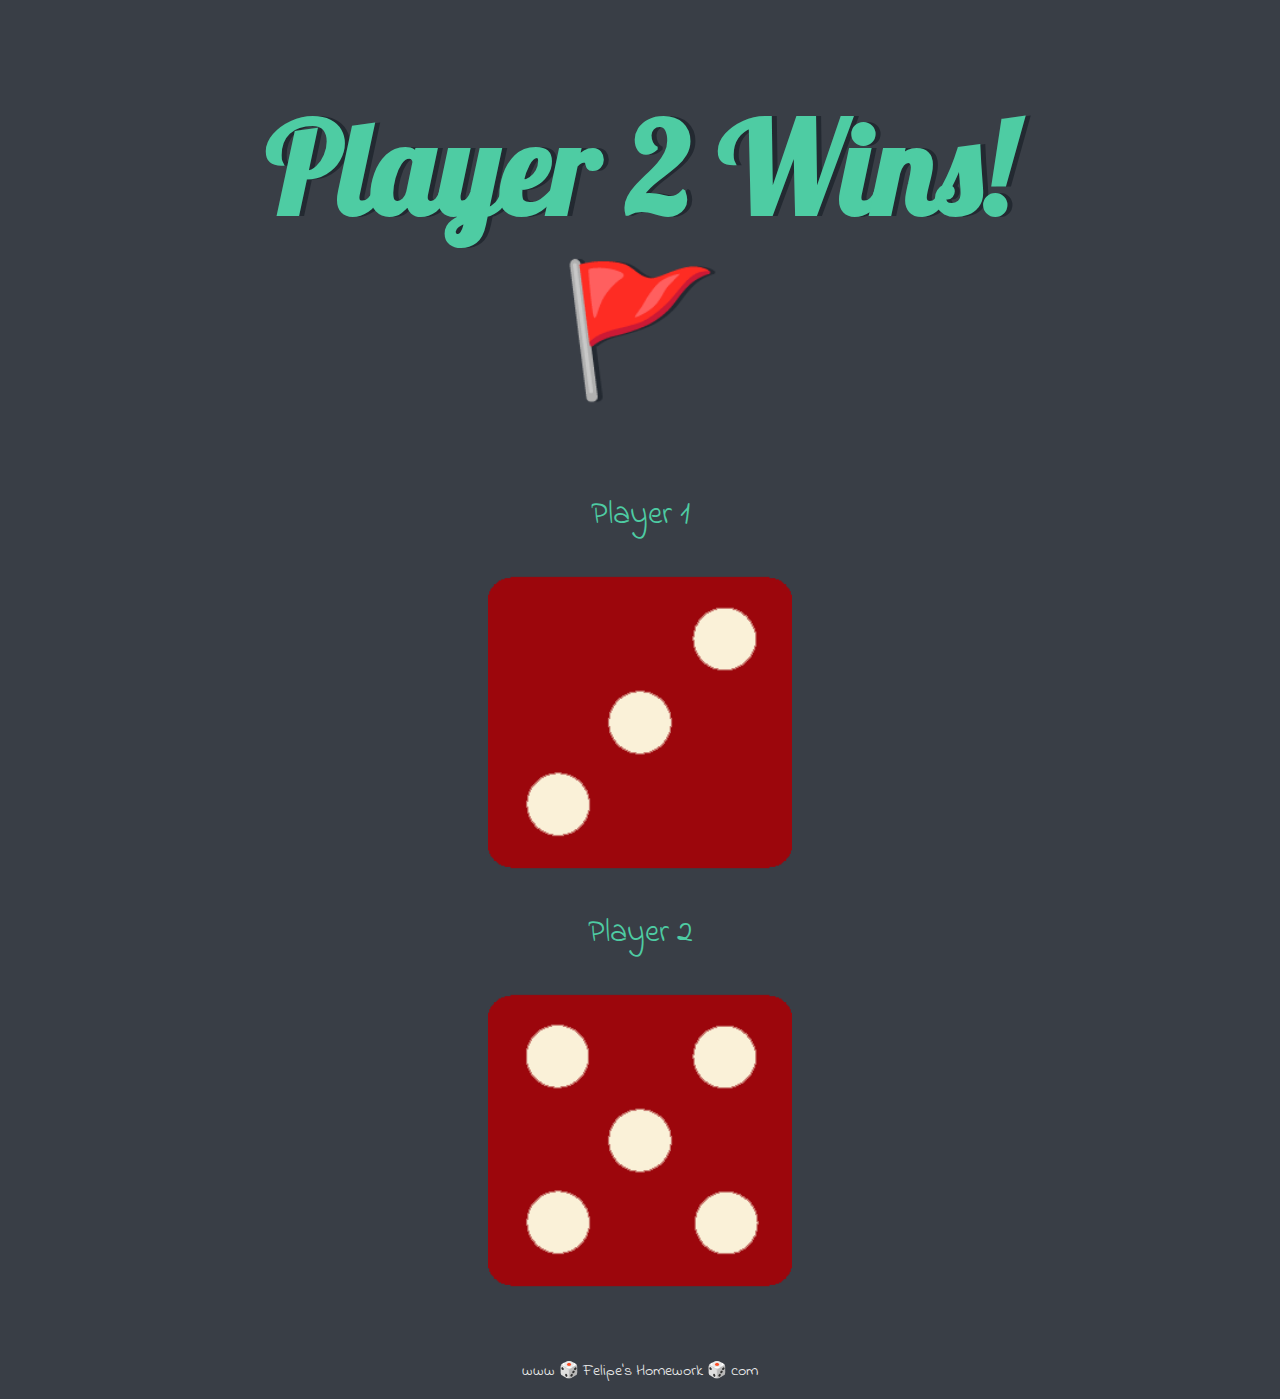
<file: Boss Level Challenge 1/index.html>
<!DOCTYPE html>
<html lang="en">
    <head>
        <meta charset="UTF-8">
        <meta http-equiv="X-UA-Compatible" content="IE=edge">
        <meta name="viewport" content="width=device-width, initial-scale=1.0">
        <link href="https://cdn.jsdelivr.net/npm/bootstrap@5.1.3/dist/css/bootstrap.min.css" rel="stylesheet" integrity="sha384-1BmE4kWBq78iYhFldvKuhfTAU6auU8tT94WrHftjDbrCEXSU1oBoqyl2QvZ6jIW3" crossorigin="anonymous">

        <link rel="stylesheet" href="style.css">
        <title>Dicee</title>
    </head>
    <body>
        <section id="title">

            <h1 class="result"></h1>

        </section>

        <section id="main">

            <div class="row">
                <div class="col-lg-6 col-sm-12">
                    <p>Player 1</p>
                    <img src="" alt="dice-player1">
                </div>

                <div class="col-lg-6 col-sm-12">
                    <p>Player 2</p>
                    <img src="" alt="dice-player2">
                </div>
            </div>

        </section>

        <section id="footer">
            <p>www 🎲 Felipe's Homework 🎲 com</p>
        </section>

        <script src="index.js"></script>
    </body>
</html>
</file>
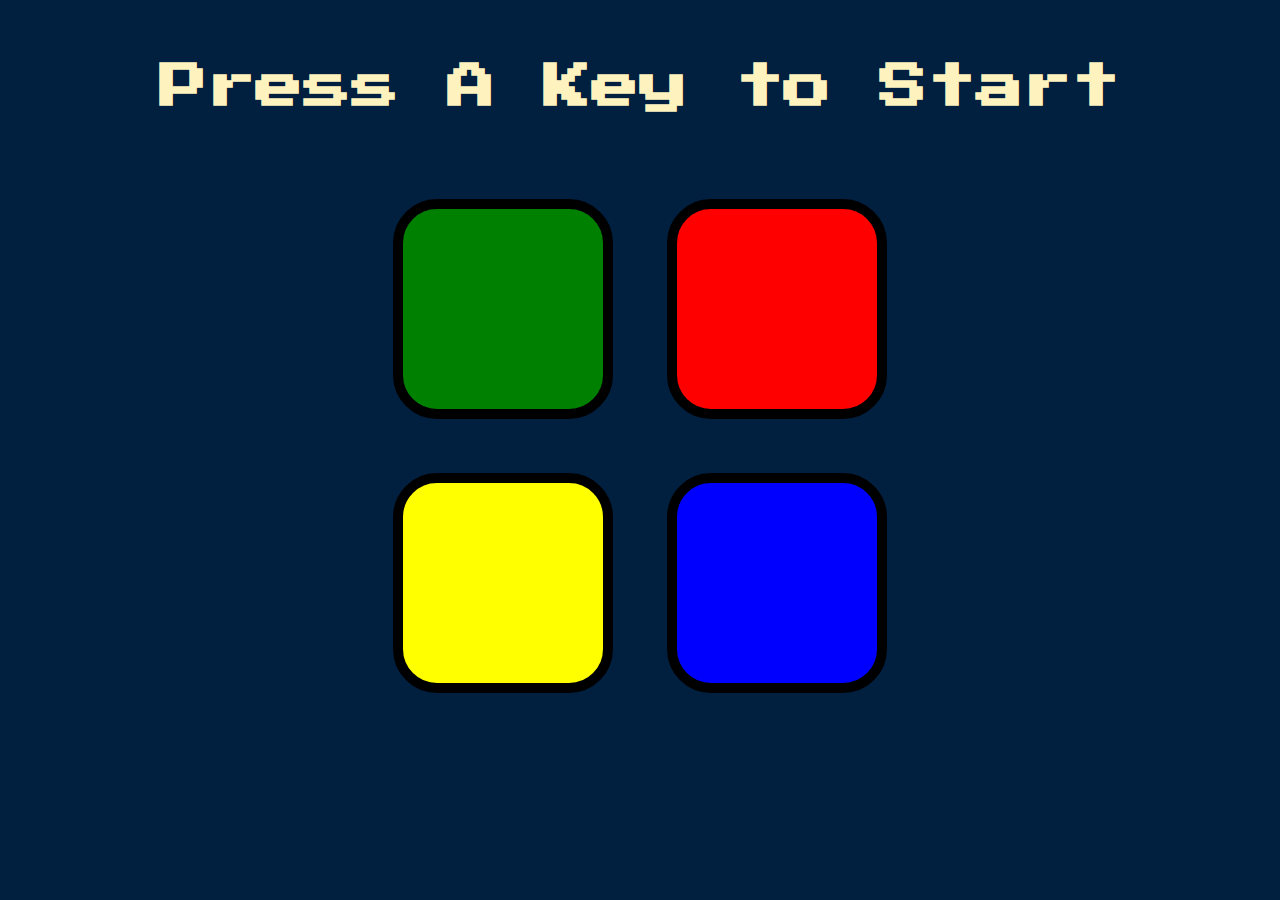
<file: Boss Level Challenge 2/index.html>
<!DOCTYPE html>
<html lang="en" dir="ltr">

<head>
  <meta charset="utf-8">
  <title>Simon</title>
  <link rel="stylesheet" href="styles.css">
  <link href="https://fonts.googleapis.com/css?family=Press+Start+2P" rel="stylesheet">
</head>

<body>
  <h1 id="level-title">Press A Key to Start</h1>
  <div class="container">
    <div lass="row">

      <div type="button" id="green" class="btn green">

      </div>

      <div type="button" id="red" class="btn red">

      </div>
    </div>

    <div class="row">

      <div type="button" id="yellow" class="btn yellow">

      </div>
      <div type="button" id="blue" class="btn blue">

      </div>

    </div>

  </div>


  <script src="https://ajax.googleapis.com/ajax/libs/jquery/3.6.0/jquery.min.js"></script>
  <script src="game.js"></script>
</body>

</html>
</file>
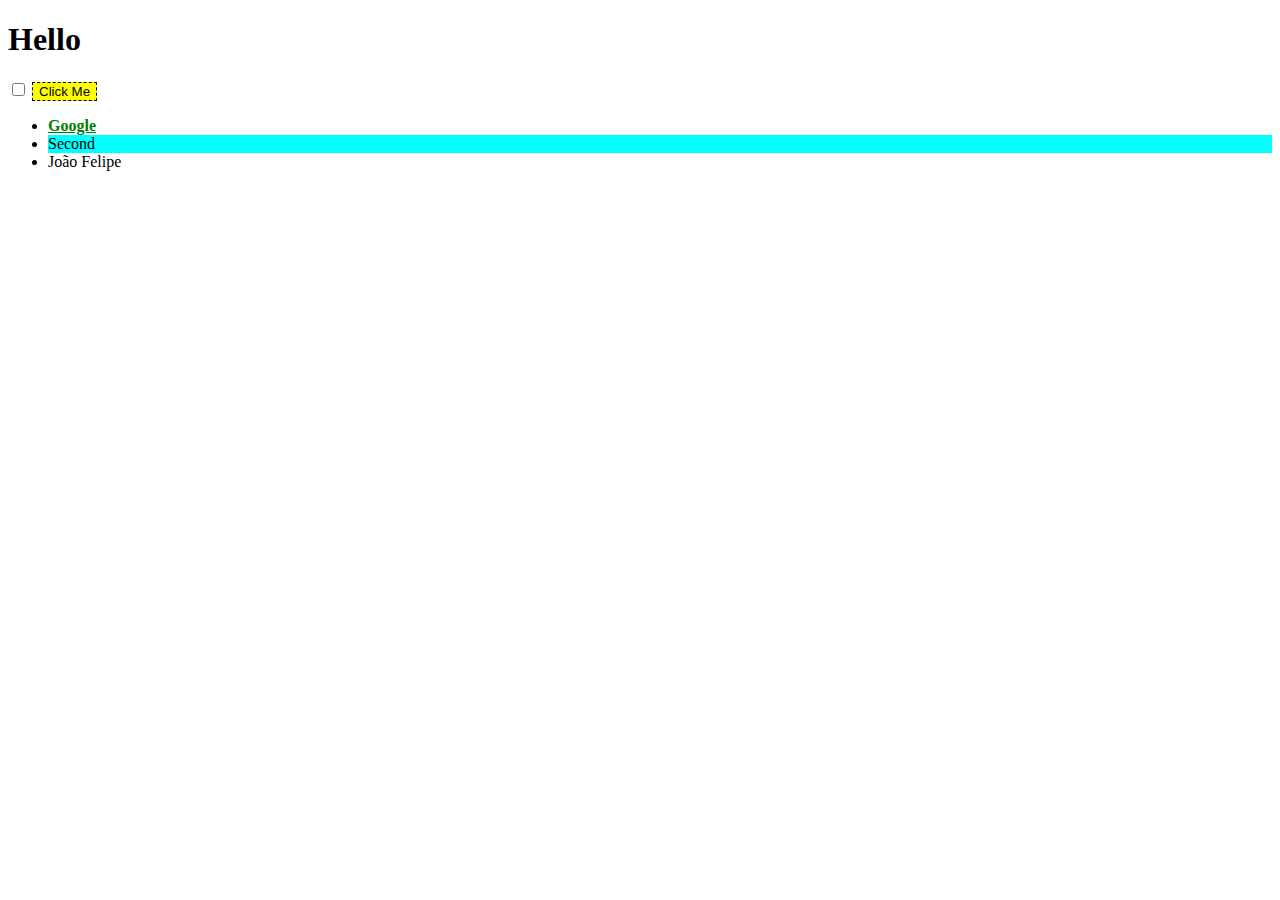
<file: DOM/index.html>
<!DOCTYPE html>
<html lang="en">
    <head>
        <meta charset="UTF-8">
        <meta http-equiv="X-UA-Compatible" content="IE=edge">
        <meta name="viewport" content="width=device-width, initial-scale=1.0">
        <link rel="stylesheet" href="styles.css">
        <title>My Website</title>
    </head>
    <body>
        <h1 id="title">Hello</h1>

        <input type="checkbox" name="" id="">

        <button class="btn">Click Me</button>

        <ul>
            <li class="list">
                <a href="https://www.google.com" target="_blank">Google</a>
            </li>
            <li class="list">Second</li>
            <li class="list">Third</li>
        </ul>
    </body>

    <script src="index.js" charset="utf-8"></script>
</html>
</file>
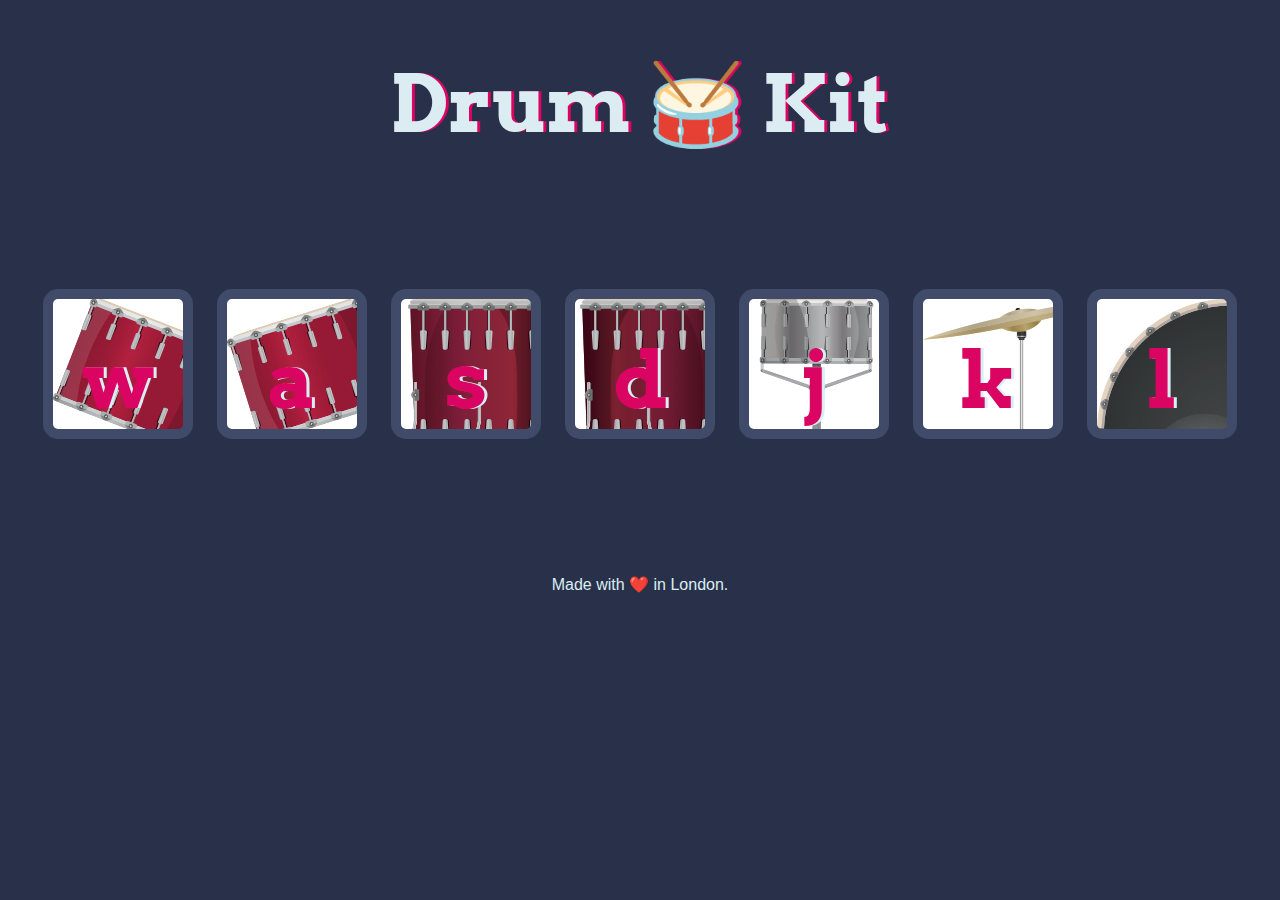
<file: Drum Kit Starting Files/index.html>
<!DOCTYPE html>
<html lang="en" dir="ltr">

<head>
  <meta charset="utf-8">
  <title>Drum Kit</title>
  <link rel="stylesheet" href="styles.css">
  <link href="https://fonts.googleapis.com/css?family=Arvo" rel="stylesheet">
</head>

<body>

  <h1 id="title">Drum 🥁 Kit</h1>
  <div class="set">
    <button class="w drum">w</button>
    <button class="a drum">a</button>
    <button class="s drum">s</button>
    <button class="d drum">d</button>
    <button class="j drum">j</button>
    <button class="k drum">k</button>
    <button class="l drum">l</button>
  </div>


  <footer>
    Made with ❤️ in London.
  </footer>

  <script src="index.js"></script>
</body>

</html>
</file>
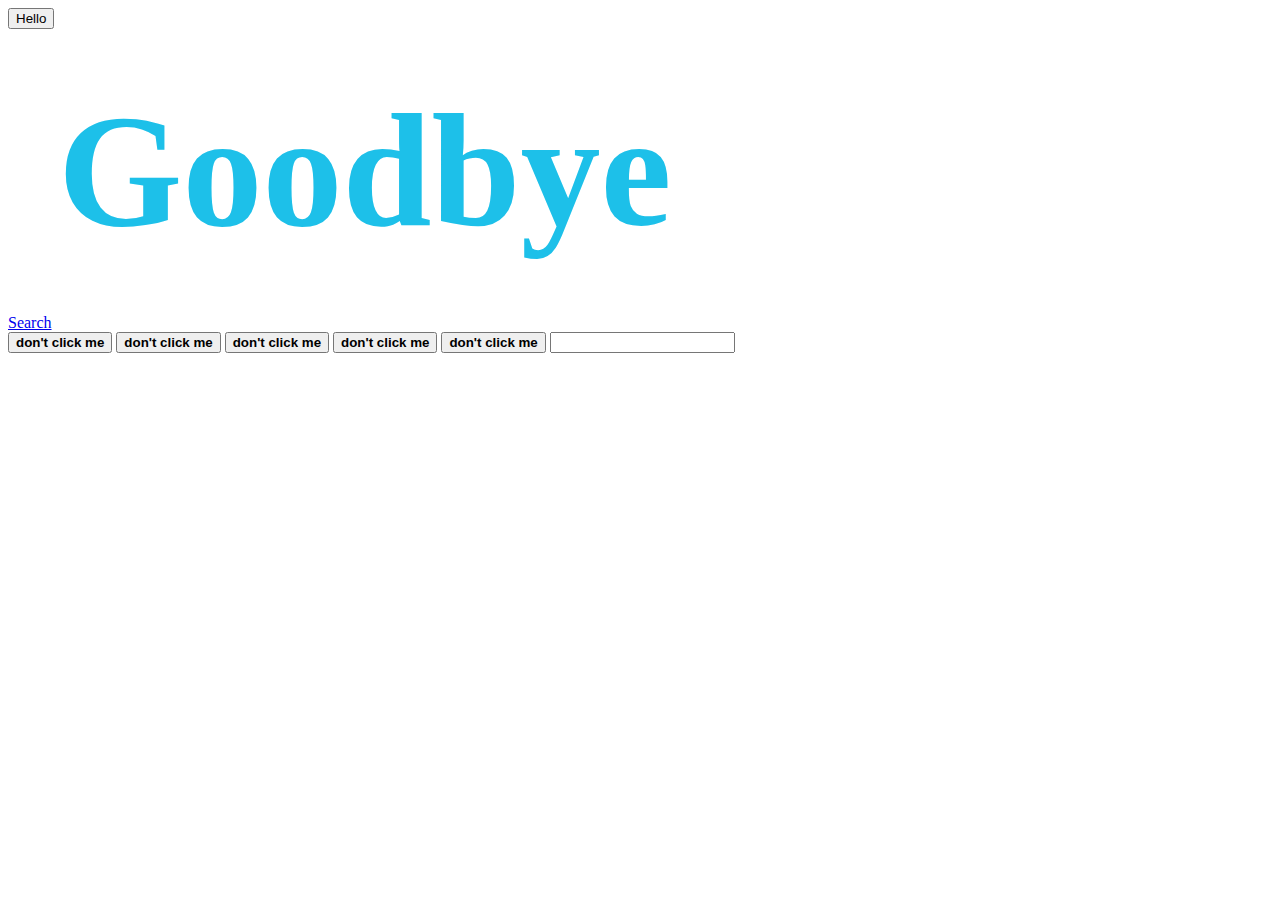
<file: jQuery/index.html>
<!DOCTYPE html>
<html lang="en">
    <head>
        <meta charset="UTF-8">
        <meta http-equiv="X-UA-Compatible" content="IE=edge">
        <meta name="viewport" content="width=device-width, initial-scale=1.0">
        <link href="https://cdn.jsdelivr.net/npm/bootstrap@5.1.3/dist/css/bootstrap.min.css" rel="stylesheet" integrity="sha384-1BmE4kWBq78iYhFldvKuhfTAU6auU8tT94WrHftjDbrCEXSU1oBoqyl2QvZ6jIW3" crossorigin="anonymous">
        <link rel="stylesheet" href="style.css">
        <title>jQuery</title>
    </head>
    <body>
        <h1 id="title">Hello</h1>

        <a href="https://www.google.com">Search</a><br />
        <button>Click Me</button>
        <button>Click Me</button>
        <button>Click Me</button>
        <button>Click Me</button>
        <button>Click Me</button>

        <input type="text">

        <!-- scripts -->
        <script src="https://ajax.googleapis.com/ajax/libs/jquery/3.6.0/jquery.min.js"></script>
        <script src="index.js"></script>
    </body>
</html>
</file>
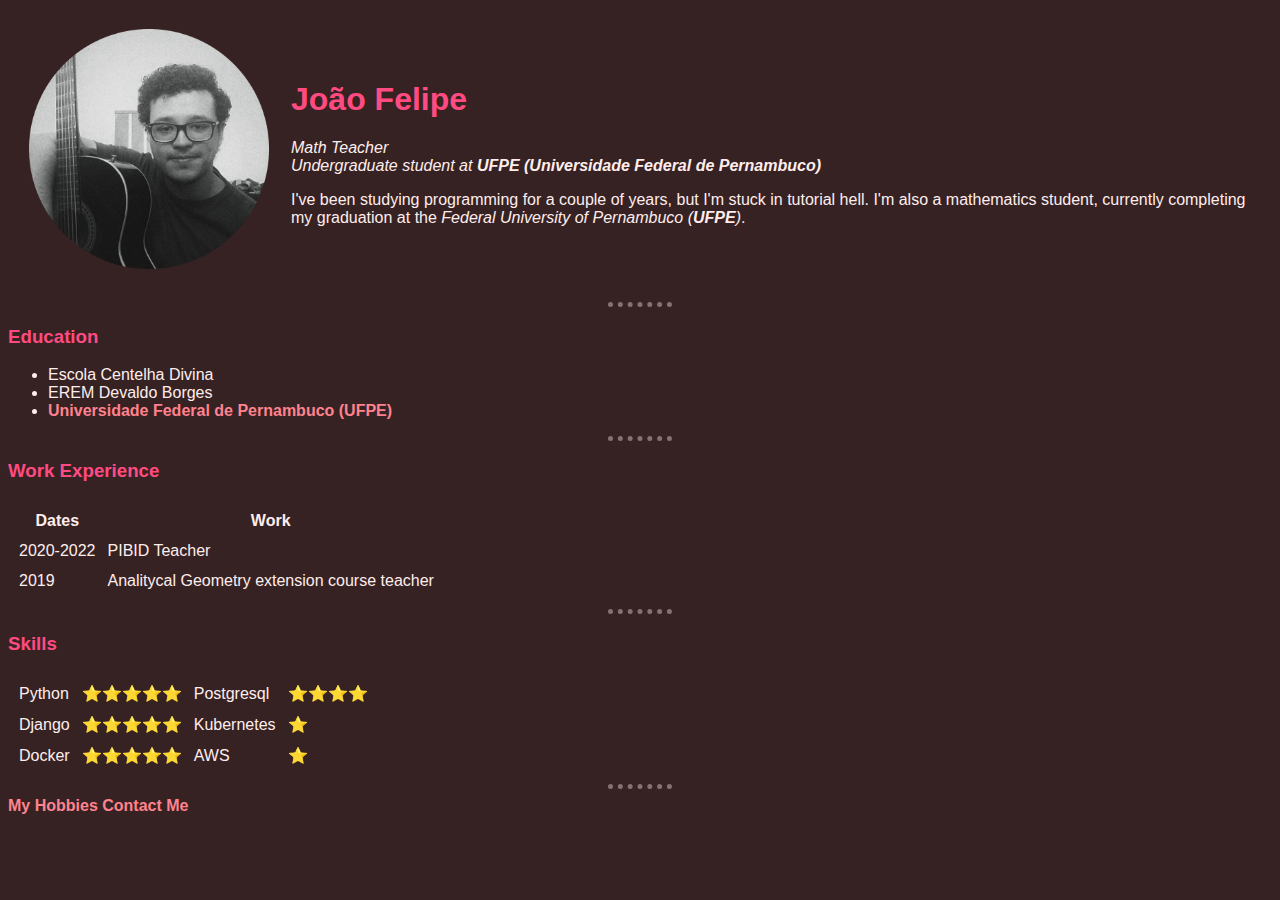
<file: 01-intro_html/HTML - Personal Site/index.html>
<!DOCTYPE html>
<html lang="en">
    <head>
        <meta charset="UTF-8">
        <meta http-equiv="X-UA-Compatible" content="IE=edge">
        <meta name="viewport" content="width=device-width, initial-scale=1.0">
        <link rel="stylesheet" href="css/styles.css">
        <title>Felipe's Personal Site</title>
        <style>
            img{
                width: 15em;
            }
        </style>
    </head>
    <body>
        <table cellspacing="20px">
            <tbody>
                <tr>
                    <td><img src="images/felipe.png" alt="Profile Image" async></td>
                    <td>
                        <h1>João Felipe</h1>
        
                        <p>
                            <em>Math Teacher</em><br>
                            <em>Undergraduate student at <strong>UFPE (Universidade Federal de Pernambuco)</strong></em>
                        </p>
                        <p>I've been studying programming for a couple of years, but I'm stuck in tutorial hell. I'm also a mathematics student, currently completing my graduation at the <em>Federal University of Pernambuco (<strong>UFPE</strong>)</em>.</p>
                    </td>
            </tbody>
        </table>
        <hr>

        <h3>Education</h3>
        <ul>
            <li>Escola Centelha Divina</li>
            <li>EREM Devaldo Borges</li>
            <li><a href="https://www.ufpe.br" target="_blank">Universidade Federal de Pernambuco (UFPE)</a></li>
        </ul>
        <hr>
        <h3>Work Experience</h3>
        <table cellspacing="10">
            <thead>
                <tr>
                    <th>Dates</th>
                    <th>Work</th>
                </tr>
            </thead>

            <tbody>
                <tr>
                    <td>2020-2022</td>
                    <td>PIBID Teacher</td>
                </tr>
                <tr>
                    <td>2019</td>
                    <td>Analitycal Geometry extension course teacher</td>
                </tr>
            </tbody>
        </table>
        <hr>
        <h3>Skills</h3>
        <table cellspacing="10">
            <tbody>
                <tr>
                    <td>Python</td>
                    <td>⭐⭐⭐⭐⭐</td>
                    <td>Postgresql</td>
                    <td>⭐⭐⭐⭐</td>
                </tr>
                <tr>
                    <td>Django</td>
                    <td>⭐⭐⭐⭐⭐</td>
                    <td>Kubernetes</td>
                    <td>⭐</td>
                </tr>
                <tr>
                    <td>Docker</td>
                    <td>⭐⭐⭐⭐⭐</td>
                    <td>AWS</td>
                    <td>⭐</td>
                </tr>
            </tbody>
        </table>

        <hr>
        <a href="hobbies.html">My Hobbies</a>
        <a href="contact.html">Contact Me</a>
    </body>
</html>
</file>
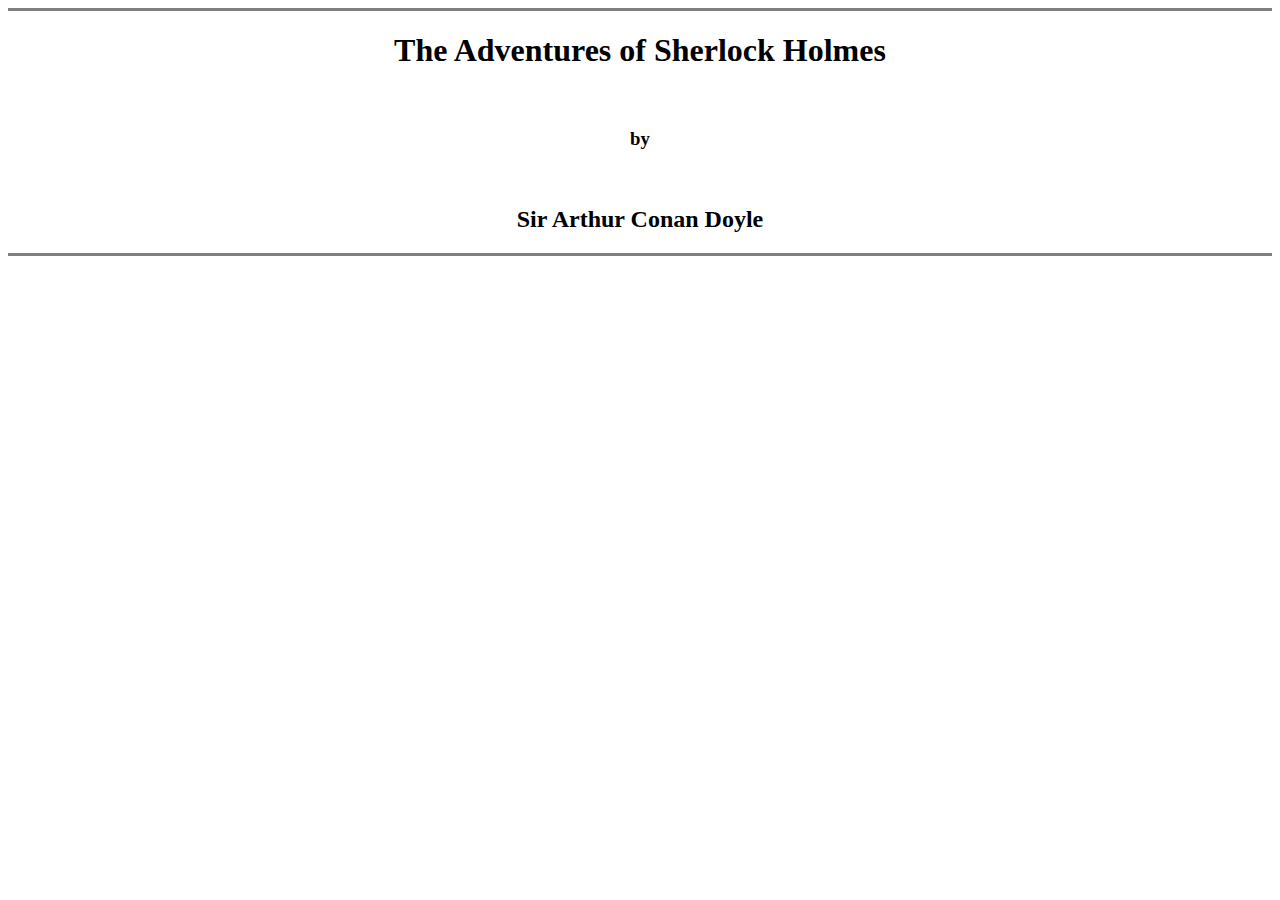
<file: 01-intro_html/sherlock_header.html>
<!DOCTYPE html>
<html lang='en'>
    <head>
        <title>The Adventures of Sherlock Holmes</title>
    </head>
    <body>
        <center>
            <hr size="3" noshade>
                <h1>The Adventures of Sherlock Holmes</h1>
                <br>
                <h3>by</h3>
                <br>
                <h2>Sir Arthur Conan Doyle</h2>
            <hr size="3" noshade>
        </center>
    </body>
</html>
</file>
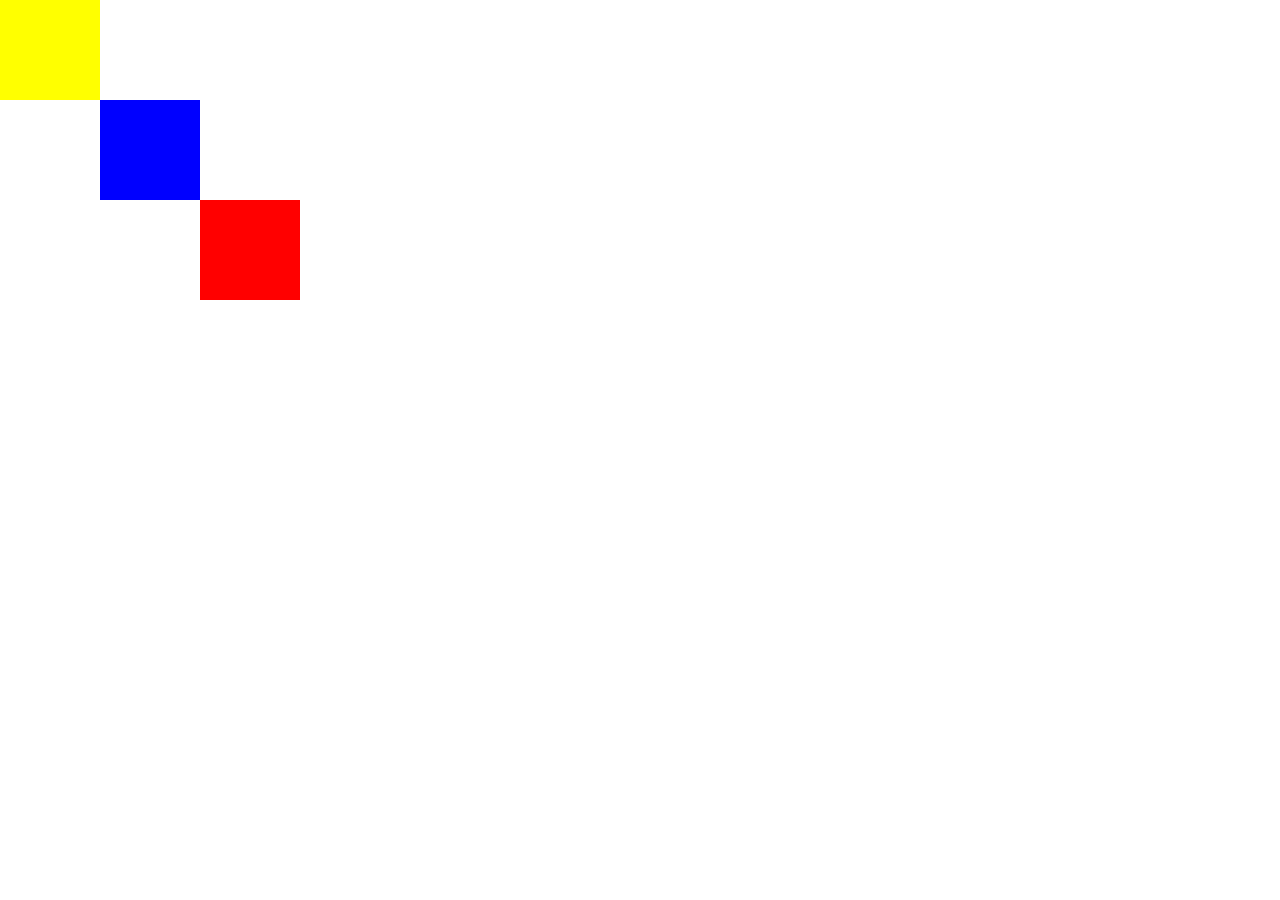
<file: challenges/css_position_challenge.html>
<!DOCTYPE html>
<html lang="en">
    <head>
        <meta charset="UTF-8">
        <meta http-equiv="X-UA-Compatible" content="IE=edge">
        <meta name="viewport" content="width=device-width, initial-scale=1.0">
        <title>Test</title>
        <style>
            body{
                margin: 0;
            }

            .red-box{
                background-color: red;
                height: 100px;
                width: 100px;
                /* flag challenge */
                /* display: inline-block;
             
                position: relative;
                left: 212px; */

                /* pattern challenge */
                position: absolute;
                top: 200px;
                left: 200px;
            }
            .blue-box{
                background-color: blue;
                height: 100px;
                width: 100px;
                /* flag challenge */
                /* display: inline-block;

                position: relative;
                right: 100px; */

                /* pattern challenge */
                position: absolute;
                top: 100px;
                left: 100px;
            }
            .yellow-box{
                background-color: yellow;
                height: 100px;
                width: 100px;
                /* flag challenge */
                /* display: inline-block;
                
                position: relative;
                right: 100px; */

                /* pattern challenge */
                position: absolute;
            }
        </style>
    </head>
    <body>
        <div class="red-box"></div>
        <div class="blue-box"></div>
        <div class="yellow-box"></div>
    </body>
</html>
</file>
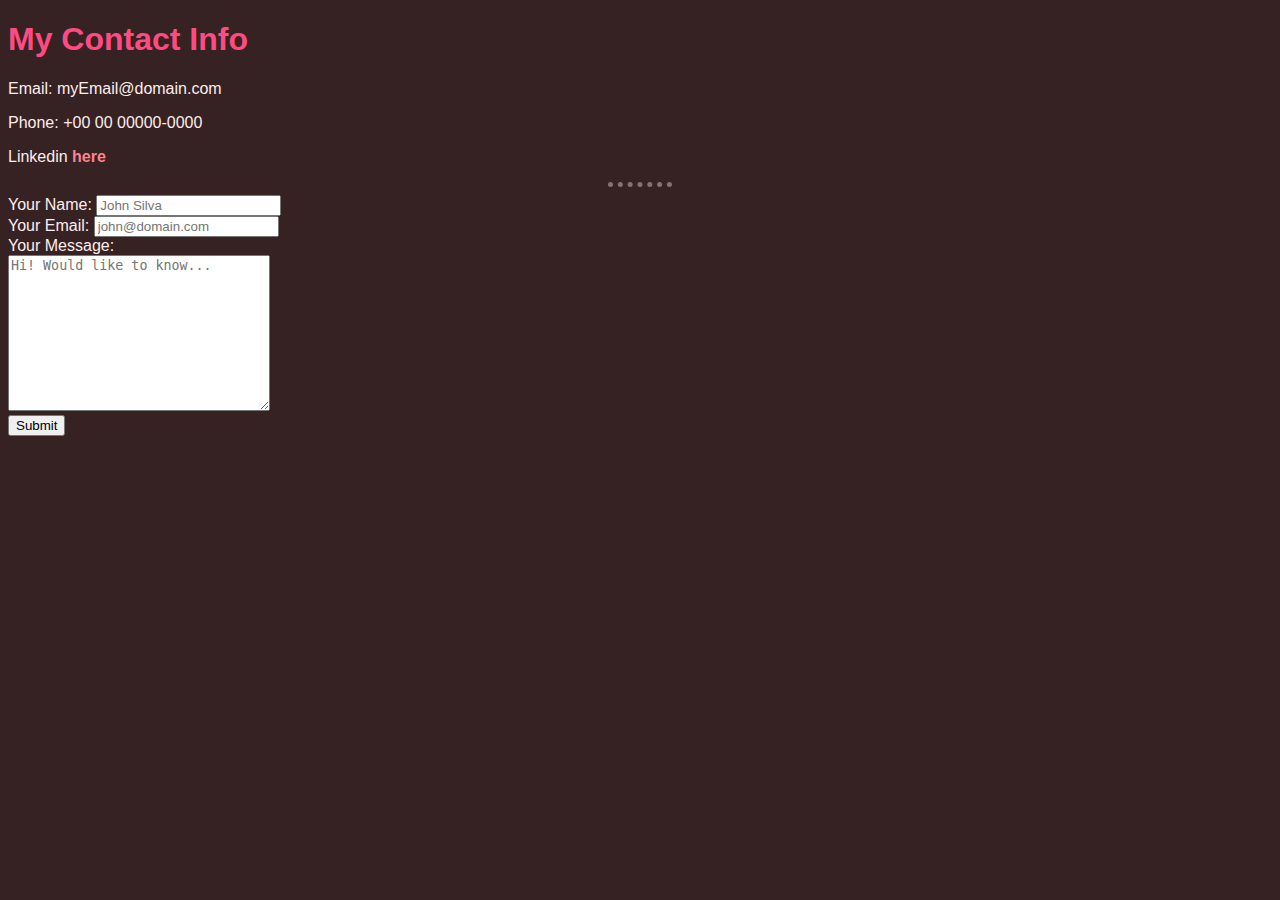
<file: 01-intro_html/HTML - Personal Site/contact.html>
<!DOCTYPE html>
<html lang="en">
    <head>
        <meta charset="UTF-8">
        <meta http-equiv="X-UA-Compatible" content="IE=edge">
        <meta name="viewport" content="width=device-width, initial-scale=1.0">
        <link rel="stylesheet" href="css/styles.css">
        <title>Felipe's Contact Info</title>
    </head>
    <body>
        <h1>My Contact Info</h1>
        <p>Email: myEmail@domain.com</p>
        <p>Phone: +00 00 00000-0000</p>
        <p>Linkedin <a href="https://www.linkedin.com/in/ofelipesilva/" target="_blank">here</a></p>
        <hr>
        <form action="mailto:joaofelipe2099@hotmail.com" method="post" enctype="text/plain">
            <label for="name">Your Name:</label>
            <input type="text" name="name" id="" placeholder="John Silva"><br>
            <label for="email">Your Email:</label>
            <input type="email" name="email" id="" placeholder="john@domain.com"><br>
            <label for="message">Your Message:</label><br>
            <textarea name="message" id="" cols="30" rows="10" placeholder="Hi! Would like to know..."></textarea><br>
            <input type="submit" value="Submit">
        </form>
    </body>
</html>
</file>
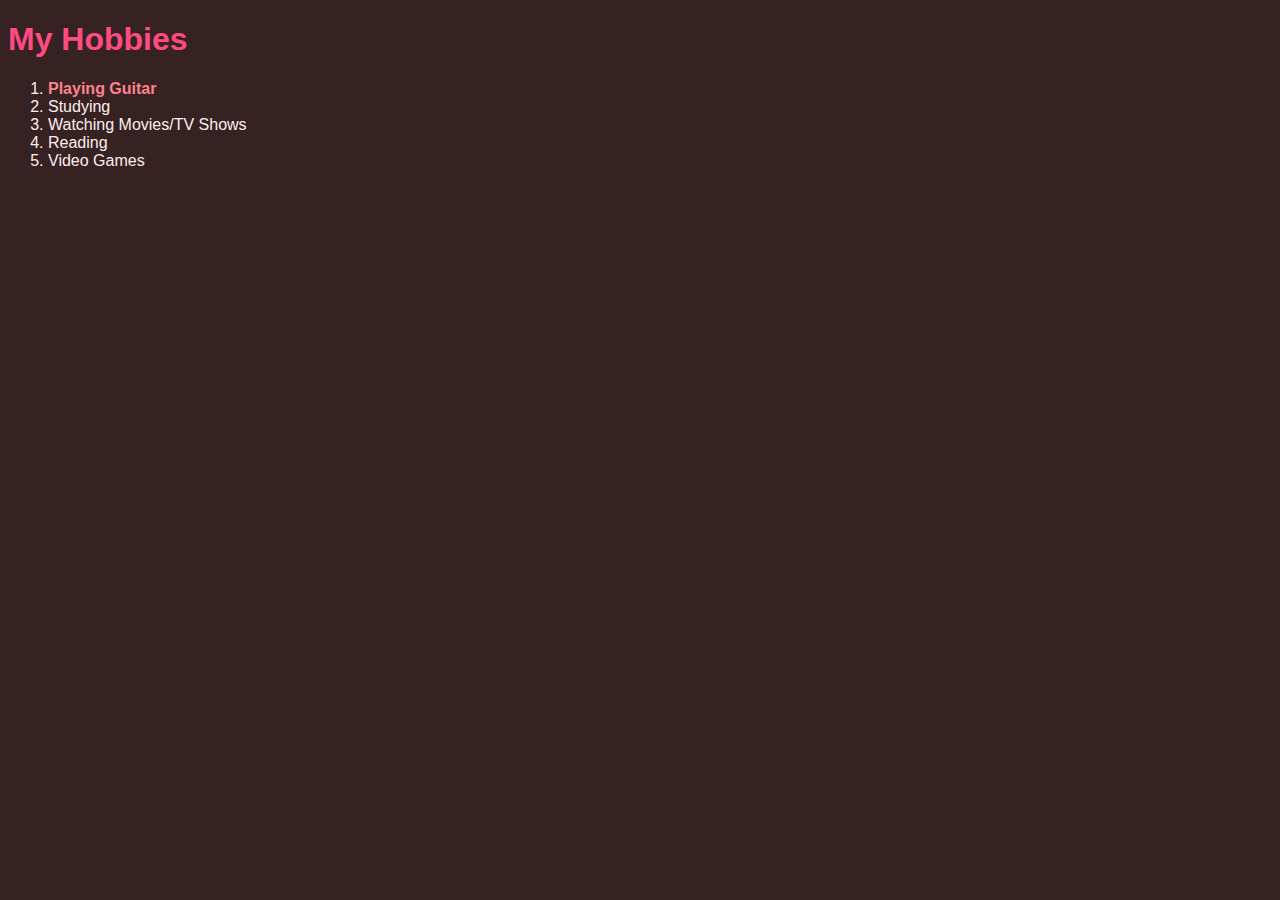
<file: 01-intro_html/HTML - Personal Site/hobbies.html>
<!DOCTYPE html>
<html lang="en">
    <head>
        <meta charset="UTF-8">
        <meta http-equiv="X-UA-Compatible" content="IE=edge">
        <meta name="viewport" content="width=device-width, initial-scale=1.0">
        <link rel="stylesheet" href="css/styles.css">
        <title>Felipe's Hobbies</title>
    </head>
    <body>
        <h1>My Hobbies</h1>
        <ol>
            <li><a href="https://www.youtube.com/channel/UCoBzdLLhkvDObOaLbn-_1hQ" target="_blank">Playing Guitar</a></li>
            <li>Studying</li>
            <li>Watching Movies/TV Shows</li>
            <li>Reading</li>
            <li>Video Games</li>
        </ol>
    </body>
</html>
</file>
<file: Boss Level Challenge 1/style.css>
@import url('https://fonts.googleapis.com/css2?family=Indie+Flower&family=Lobster&display=swap');

/* general rule */

body{
    background-color: #393E46;
    color: #4ECCA3;
    
    text-align: center;
}

p{
    font-family: 'Indie Flower', cursive;
    font-size: 2rem;
}

/* title */

#title{
    margin: 5% 15%;
}

h1{
    font-family: 'Lobster', cursive;
    text-shadow: 5px 0 #232931;
    font-size: 8rem;
}

/* main section */

#main{
    margin: 5% 30%;
}

img{
    width: 60%;
}

/* footer section */

#footer p{
    color: #EEEEEE;
    font-size: 1rem;
}

/* Media Queries */

@media screen and (max-width: 1070px){
    #title h1{
        font-size: 4rem;
    }
}
</file>
<file: Boss Level Challenge 2/styles.css>
body {
  text-align: center;
  background-color: #011F3F;
}

#level-title {
  font-family: 'Press Start 2P', cursive;
  font-size: 3rem;
  margin:  5%;
  color: #FEF2BF;
}

.container {
  display: block;
  width: 50%;
  margin: auto;

}

.btn {
  margin: 25px;
  display: inline-block;
  height: 200px;
  width: 200px;
  border: 10px solid black;
  border-radius: 20%;
}

.game-over {
  background-color: red;
  opacity: 0.8;
}

.red {
  background-color: red;
}

.green {
  background-color: green;
}

.blue {
  background-color: blue;
}

.yellow {
  background-color: yellow;
}

.pressed {
  box-shadow: 0 0 20px white;
  background-color: grey;
}
</file>
<file: DOM/styles.css>
.huge{
    font-size: 10rem;
}
</file>
<file: Drum Kit Starting Files/styles.css>
body {
  text-align: center;
  background-color: #283149;
}

h1 {
  font-size: 5rem;
  color: #DBEDF3;
  font-family: "Arvo", cursive;
  text-shadow: 3px 0 #DA0463;

}

footer {
  color: #DBEDF3;
  font-family: sans-serif;
}

.w {
  background-image: url("images/tom1.png");
}

.a {
  background-image: url("images/tom2.png");
}

.s {
  background-image: url("images/tom3.png");
}

.d {
  background-image: url("images/tom4.png");
}

.j {
  background-image: url("images/snare.png");
}

.k {
  background-image: url("images/crash.png");
}

.l {
  background-image: url("images/kick.png");
}

.set {
  margin: 10% auto;
}

.game-over {
  background-color: red;
  opacity: 0.8;
}

.pressed {
  box-shadow: 0 3px 4px 0 #DBEDF3;
  opacity: 0.5;
}

.red {
  color: red;
}

.drum {
  outline: none;
  border: 10px solid #404B69;
  font-size: 5rem;
  font-family: 'Arvo', cursive;
  line-height: 2;
  font-weight: 900;
  color: #DA0463;
  text-shadow: 3px 0 #DBEDF3;
  border-radius: 15px;
  display: inline-block;
  width: 150px;
  height: 150px;
  text-align: center;
  margin: 10px;
  background-color: white;
}
</file>
<file: jQuery/style.css>
.big-title{
    font-size: 10rem;
    color: rgb(29, 192, 233);
    font-family: cursive;
}

.margin-50{
    margin: 50px;
}
</file>
<file: 01-intro_html/HTML - Personal Site/css/styles.css>
body{
    background-color: #362222;
    color: #FFEDED;
    font-family: Arial, Helvetica, sans-serif;
}

a{
    color: #ff828e;
    text-decoration: none;
    font-weight: bolder;
}
a:hover{
    color: #AEFEFF;
}

hr{
    border-style: dotted none none;
    border-width: 5px;
    border-color: #ffeded65;
    width: 5%;
}

h1, h3{
    color: #ff4b81;
}
</file>
